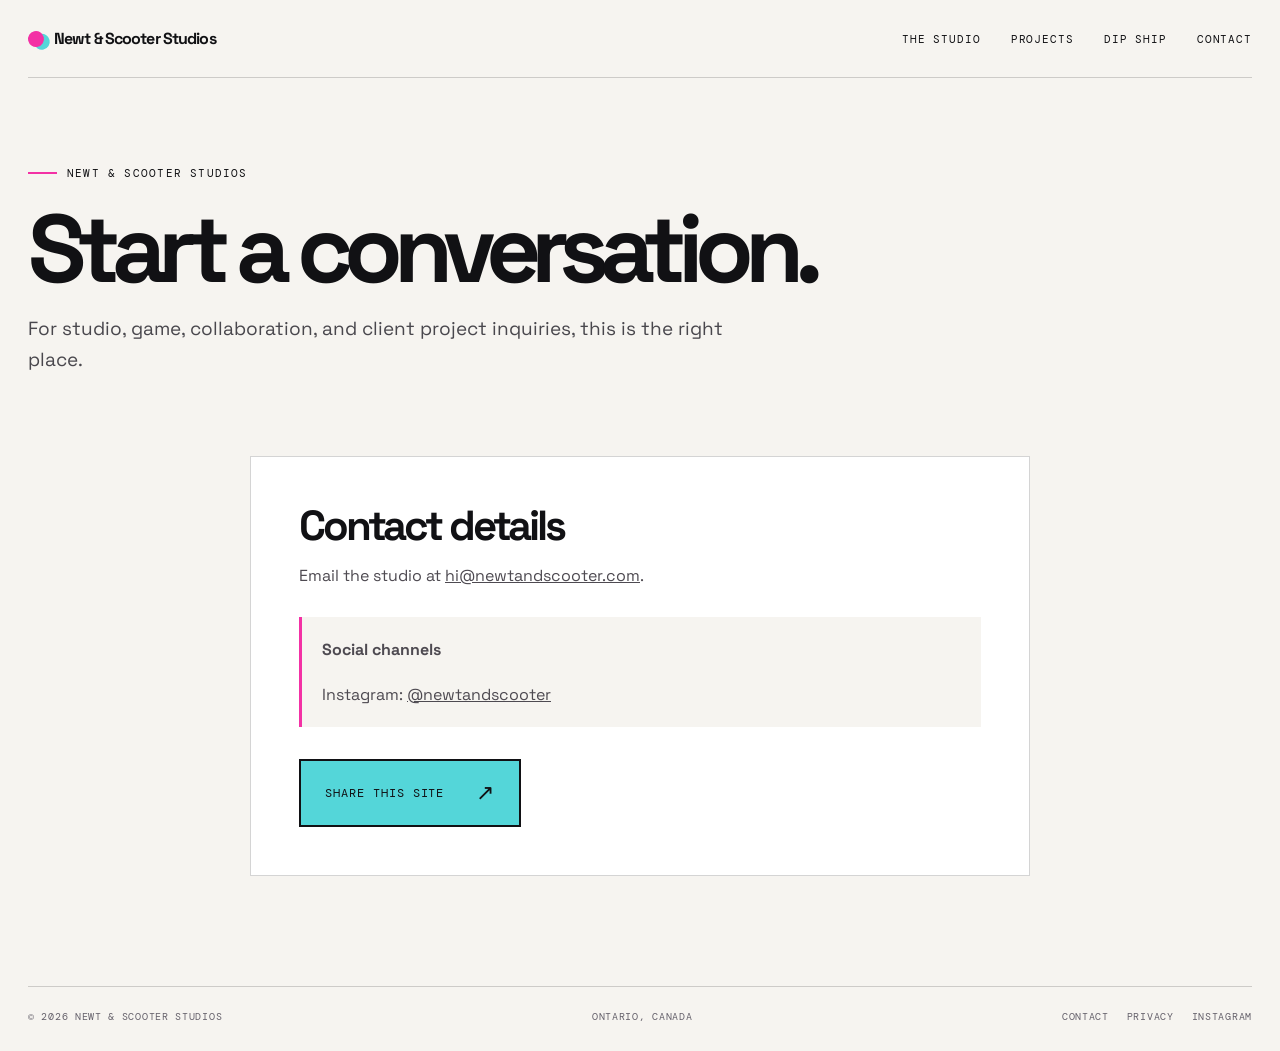
<file: contact.html>
<!doctype html>
<html lang="en">
<head>
  <meta charset="utf-8">
  <meta name="viewport" content="width=device-width, initial-scale=1">
  <meta name="theme-color" content="#f6f4f0">
  <meta name="description" content="Contact Newt &amp; Scooter Studios about games, collaborations, client work, and studio inquiries.">
  <title>Contact | Newt &amp; Scooter Studios</title>
  <link rel="canonical" href="https://newtandscooter.com/contact.html">
  <meta property="og:type" content="website">
  <meta property="og:site_name" content="Newt &amp; Scooter Studios">
  <meta property="og:title" content="Contact | Newt &amp; Scooter Studios">
  <meta property="og:description" content="Studio, game, and collaboration inquiries.">
  <meta property="og:url" content="https://newtandscooter.com/contact.html">
  <meta property="og:image" content="https://newtandscooter.com/assets/images/newt-cutout.png">
  <meta name="twitter:card" content="summary_large_image">
  <meta name="twitter:title" content="Contact | Newt &amp; Scooter Studios">
  <meta name="twitter:description" content="Studio, game, and collaboration inquiries.">
  <meta name="twitter:image" content="https://newtandscooter.com/assets/images/newt-cutout.png">
  <meta name="robots" content="index, follow">
  <link rel="preconnect" href="https://fonts.googleapis.com">
  <link rel="preconnect" href="https://fonts.gstatic.com" crossorigin>
  <link href="https://fonts.googleapis.com/css2?family=DM+Mono:wght@400;500&family=Space+Grotesk:wght@400;500;600;700&display=swap" rel="stylesheet">
  <link rel="stylesheet" href="/site.css">
</head>
<body>
  <header class="shell topbar">
    <a class="brand" href="/" aria-label="Newt and Scooter Studios home"><i class="brand-mark" aria-hidden="true"></i> Newt &amp; Scooter Studios</a>
    <nav class="nav" aria-label="Main navigation">
      <a href="/#studio">The studio</a>
      <a href="/#first-game">Projects</a>
      <a href="/#dipship">Dip Ship</a>
      <a href="/contact.html" aria-current="page">Contact</a>
    </nav>
  </header>
  <main class="shell page-main">
    <section class="page-intro" aria-labelledby="contact-title">
      <p class="eyebrow">Newt &amp; Scooter Studios</p>
      <h1 id="contact-title">Start a conversation.</h1>
      <p>For studio, game, collaboration, and client project inquiries, this is the right place.</p>
    </section>
    <section class="content-panel" aria-labelledby="contact-details-title">
      <h2 id="contact-details-title">Contact details</h2>
      <p>Email the studio at <a href="mailto:hi@newtandscooter.com">hi@newtandscooter.com</a>.</p>
      <div class="contact-note">
        <p><strong>Social channels</strong></p>
        <p>Instagram: <a href="https://www.instagram.com/newtandscooter/" target="_blank" rel="noopener">@newtandscooter</a></p>
      </div>
      <div class="contact-actions">
        <button class="share-button" type="button" data-share aria-describedby="share-status-contact">Share this site <b aria-hidden="true">↗</b></button>
        <p id="share-status-contact" class="share-status" data-share-status aria-live="polite"></p>
      </div>
    </section>
  </main>
  <footer class="shell site-footer">
    <p>© 2026 Newt &amp; Scooter Studios</p>
    <p>Ontario, Canada</p>
    <nav aria-label="Footer links"><a href="/contact.html" aria-current="page">Contact</a><a href="/privacy.html">Privacy</a><a href="https://www.instagram.com/newtandscooter/" target="_blank" rel="noopener">Instagram</a></nav>
  </footer>
  <script src="/site.js" defer></script>
</body>
</html>
</file>
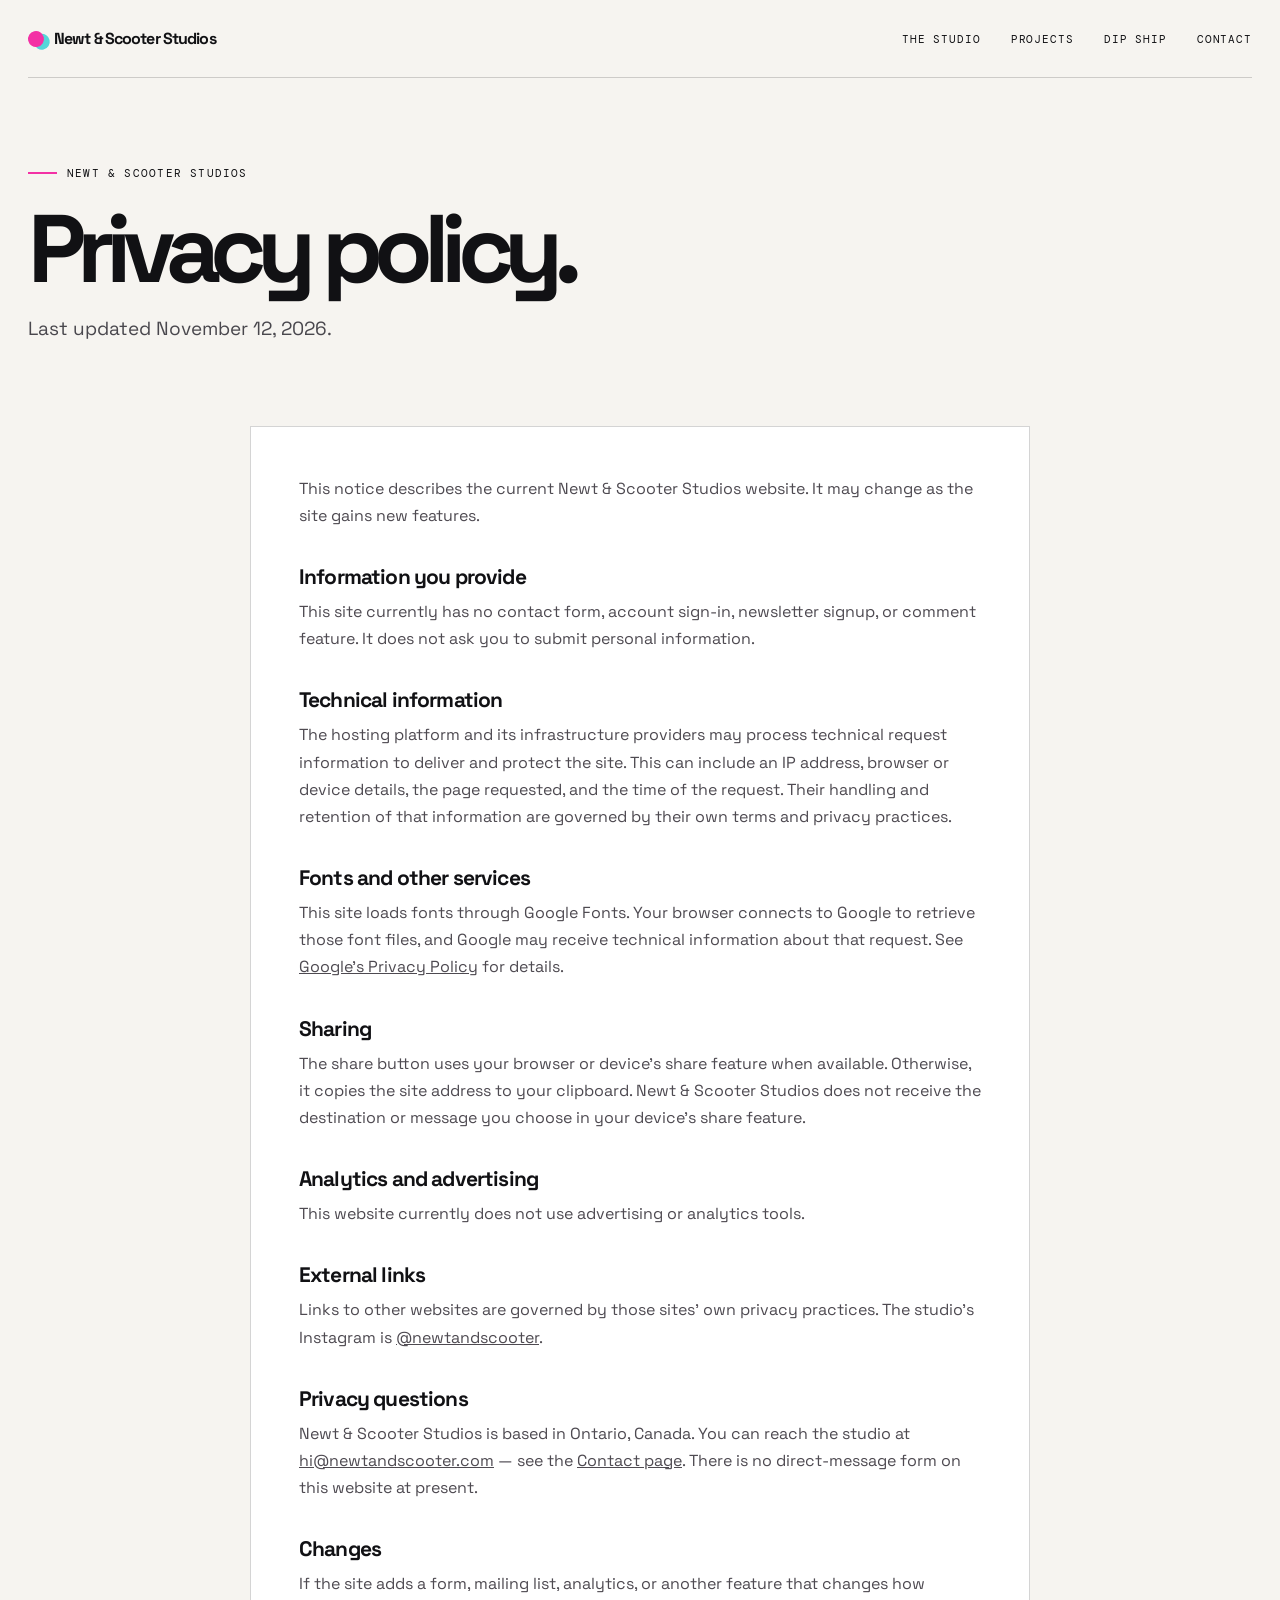
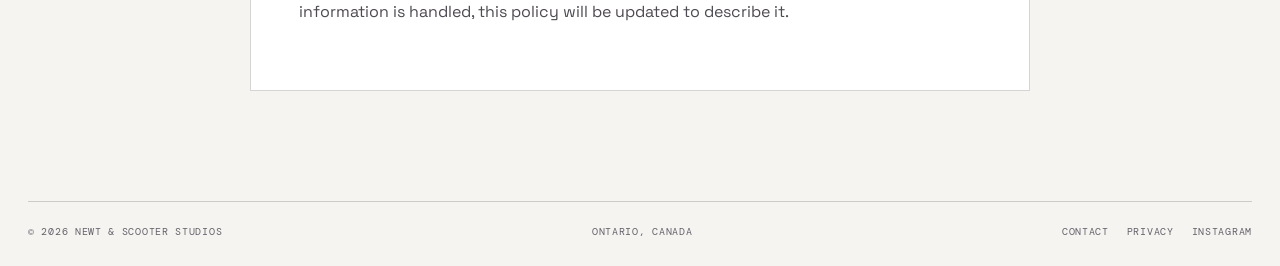
<file: privacy.html>
<!doctype html>
<html lang="en">
<head>
  <meta charset="utf-8">
  <meta name="viewport" content="width=device-width, initial-scale=1">
  <meta name="theme-color" content="#f6f4f0">
  <meta name="description" content="Privacy information for the Newt &amp; Scooter Studios website.">
  <title>Privacy Policy | Newt &amp; Scooter Studios</title>
  <link rel="canonical" href="https://newtandscooter.com/privacy.html">
  <meta property="og:type" content="website">
  <meta property="og:site_name" content="Newt &amp; Scooter Studios">
  <meta property="og:title" content="Privacy Policy | Newt &amp; Scooter Studios">
  <meta property="og:description" content="How this website handles information and external services.">
  <meta property="og:url" content="https://newtandscooter.com/privacy.html">
  <meta property="og:image" content="https://newtandscooter.com/assets/images/newt-cutout.png">
  <meta name="twitter:card" content="summary_large_image">
  <meta name="twitter:title" content="Privacy Policy | Newt &amp; Scooter Studios">
  <meta name="twitter:description" content="How this website handles information and external services.">
  <meta name="twitter:image" content="https://newtandscooter.com/assets/images/newt-cutout.png">
  <meta name="robots" content="index, follow">
  <link rel="preconnect" href="https://fonts.googleapis.com">
  <link rel="preconnect" href="https://fonts.gstatic.com" crossorigin>
  <link href="https://fonts.googleapis.com/css2?family=DM+Mono:wght@400;500&family=Space+Grotesk:wght@400;500;600;700&display=swap" rel="stylesheet">
  <link rel="stylesheet" href="/site.css">
</head>
<body>
  <header class="shell topbar">
    <a class="brand" href="/" aria-label="Newt and Scooter Studios home"><i class="brand-mark" aria-hidden="true"></i> Newt &amp; Scooter Studios</a>
    <nav class="nav" aria-label="Main navigation">
      <a href="/#studio">The studio</a>
      <a href="/#first-game">Projects</a>
      <a href="/#dipship">Dip Ship</a>
      <a href="/contact.html">Contact</a>
    </nav>
  </header>
  <main class="shell page-main">
    <section class="page-intro" aria-labelledby="privacy-title">
      <p class="eyebrow">Newt &amp; Scooter Studios</p>
      <h1 id="privacy-title">Privacy policy.</h1>
      <p>Last updated November 12, 2026.</p>
    </section>
    <article class="content-panel">
      <p>This notice describes the current Newt &amp; Scooter Studios website. It may change as the site gains new features.</p>
      <h3>Information you provide</h3>
      <p>This site currently has no contact form, account sign-in, newsletter signup, or comment feature. It does not ask you to submit personal information.</p>
      <h3>Technical information</h3>
      <p>The hosting platform and its infrastructure providers may process technical request information to deliver and protect the site. This can include an IP address, browser or device details, the page requested, and the time of the request. Their handling and retention of that information are governed by their own terms and privacy practices.</p>
      <h3>Fonts and other services</h3>
      <p>This site loads fonts through Google Fonts. Your browser connects to Google to retrieve those font files, and Google may receive technical information about that request. See <a href="https://policies.google.com/privacy" rel="noopener noreferrer">Google’s Privacy Policy</a> for details.</p>
      <h3>Sharing</h3>
      <p>The share button uses your browser or device’s share feature when available. Otherwise, it copies the site address to your clipboard. Newt &amp; Scooter Studios does not receive the destination or message you choose in your device’s share feature.</p>
      <h3>Analytics and advertising</h3>
      <p>This website currently does not use advertising or analytics tools.</p>
      <h3>External links</h3>
      <p>Links to other websites are governed by those sites' own privacy practices. The studio's Instagram is <a href="https://www.instagram.com/newtandscooter/" target="_blank" rel="noopener">@newtandscooter</a>.</p>
      <h3>Privacy questions</h3>
			<p>Newt &amp; Scooter Studios is based in Ontario, Canada. You can reach the studio at <a href="mailto:hi@newtandscooter.com">hi@newtandscooter.com</a> — see the <a href="/contact.html">Contact page</a>. There is no direct-message form on this website at present.</p>
      <h3>Changes</h3>
      <p>If the site adds a form, mailing list, analytics, or another feature that changes how information is handled, this policy will be updated to describe it.</p>
    </article>
  </main>
  <footer class="shell site-footer">
    <p>© 2026 Newt &amp; Scooter Studios</p>
    <p>Ontario, Canada</p>
    <nav aria-label="Footer links"><a href="/contact.html">Contact</a><a href="/privacy.html" aria-current="page">Privacy</a><a href="https://www.instagram.com/newtandscooter/" target="_blank" rel="noopener">Instagram</a></nav>
  </footer>
  <script src="/site.js" defer></script>
</body>
</html>
</file>
<file: site.css>
:root {
      --ink: #111114;
      --paper: #f6f4f0;
      --cyan: #54d6d9;
      --pink: #f331a5;
      --lilac: #d7c9ff;
      --line: rgba(17,17,20,.18);
      --mono: "DM Mono", "Courier New", monospace;
      --sans: "Space Grotesk", "Arial", sans-serif;
    }
    * { box-sizing: border-box; }
    html { scroll-behavior: smooth; }
    body { margin: 0; background: var(--paper); color: var(--ink); font-family: var(--sans); }
    a { color: inherit; }
    .shell { width: min(1240px, calc(100% - 56px)); margin-inline: auto; }
    .topbar { height: 78px; display: flex; align-items: center; justify-content: space-between; border-bottom: 1px solid var(--line); }
    .brand { display: inline-flex; gap: 10px; align-items: center; text-decoration: none; font-size: 16px; font-weight: 700; letter-spacing: -.055em; }
    .brand-mark { width: 16px; height: 16px; border-radius: 50%; background: var(--pink); box-shadow: 5px 4px 0 var(--cyan); transform: rotate(-13deg); }
    .nav { display: flex; gap: 30px; align-items: center; font: 11px var(--mono); text-transform: uppercase; letter-spacing: .08em; }
    .nav a { text-decoration: none; }
    .nav a:hover { text-decoration: underline; text-decoration-thickness: 2px; text-underline-offset: 5px; }
    .hero { min-height: 660px; display: grid; grid-template-columns: .92fr 1.08fr; align-items: center; gap: 48px; padding: 74px 0 88px; }
    .eyebrow, .section-label { font: 11px var(--mono); text-transform: uppercase; letter-spacing: .11em; }
    .eyebrow { display: flex; align-items: center; gap: 10px; margin: 0 0 24px; }
    .eyebrow::before { content: ""; width: 29px; height: 2px; background: var(--pink); }
    h1 { max-width: 600px; margin: 0; font-size: clamp(58px, 7.3vw, 105px); line-height: .88; letter-spacing: -.095em; font-weight: 700; }
    h1 span { display: block; }
    h1 .accent { color: var(--pink); }
    .hero-copy { max-width: 445px; margin: 28px 0 31px; font-size: 18px; line-height: 1.55; color: #49474d; }
    .button { display: inline-flex; align-items: center; gap: 22px; min-height: 52px; padding: 0 19px; background: var(--ink); color: white; text-decoration: none; font: 11px var(--mono); text-transform: uppercase; letter-spacing: .08em; transition: transform .2s, background .2s; }
    .button:hover { background: #34313a; transform: translateY(-3px); }
    .button b { font-size: 18px; font-weight: 400; }
    .hero-art { position: relative; padding: 23px; background: white; transform: rotate(1.5deg); box-shadow: 14px 17px 0 var(--cyan); }
    .hero-art img { display: block; width: 100%; height: auto; }
    .ticker { overflow: hidden; border-block: 1px solid var(--line); background: #ebe8e2; }
    .ticker-line { display: flex; align-items: center; justify-content: space-around; gap: 30px; min-width: max-content; padding: 18px 0; font: 11px var(--mono); text-transform: uppercase; letter-spacing: .1em; }
    .ticker-line span:nth-child(even) { color: #ec168b; font-size: 20px; }
    .studio { padding: 125px 0 128px; display: grid; grid-template-columns: .72fr 1.28fr; gap: 11%; align-items: start; }
    .section-label { margin: 9px 0 0; display: flex; gap: 10px; align-items: center; }
    .section-label::before { content: ""; width: 9px; height: 9px; background: var(--pink); border-radius: 50%; }
    h2 { margin: 0; font-size: clamp(40px, 5.1vw, 68px); line-height: .98; letter-spacing: -.075em; }
    .studio-copy { max-width: 690px; }
    .studio-copy p { font-size: 20px; line-height: 1.55; color: #4e4a51; margin: 25px 0 0; }
    .project { background: var(--ink); color: white; padding: 104px 0 112px; position: relative; overflow: hidden; }
    .project::after { content: "W"; position: absolute; right: -42px; bottom: -205px; color: rgba(84,214,217,.11); font-size: min(62vw, 770px); line-height: .8; font-weight: 700; letter-spacing: -.13em; pointer-events: none; }
    .project-inner { position: relative; z-index: 1; display: grid; grid-template-columns: .86fr 1.14fr; gap: 11%; align-items: start; }
    .project .section-label { color: var(--cyan); margin-bottom: 22px; }
    .project h2 { font-size: clamp(58px, 8.2vw, 112px); }
    .project h2 em { color: var(--pink); font-style: normal; }
    .status { display: inline-block; margin-top: 24px; padding: 8px 10px; border: 1px solid rgba(255,255,255,.42); font: 10px var(--mono); text-transform: uppercase; letter-spacing: .1em; }
    .project-description { max-width: 530px; padding-top: 9px; }
    .project-description p { margin: 0 0 24px; color: #d4d0d8; font-size: 19px; line-height: 1.65; }
    .project-art { margin: 36px 10px 10px 0; padding: 9px; background: #fff; transform: rotate(.7deg); box-shadow: 10px 10px 0 var(--pink); }
    .project-art img { display: block; width: 100%; height: auto; }
    .project-art figcaption { margin: 12px 3px 2px; color: #4b4651; font: 10px var(--mono); text-transform: uppercase; letter-spacing: .1em; }
    .characters { display: flex; flex-wrap: wrap; gap: 8px; margin-top: 28px; }
    .characters span { padding: 8px 11px; border: 1px solid rgba(255,255,255,.28); border-radius: 99px; font: 10px var(--mono); letter-spacing: .06em; }
    .characters span:nth-child(1) { color: var(--cyan); }
    .characters span:nth-child(2) { color: #ff789d; }
    .characters span:nth-child(3) { color: #9bdc71; }
    .characters span:nth-child(4) { color: #ff8a68; }
    .characters span:nth-child(5) { color: #ffe162; }
    .outro { padding: 110px 0 105px; display: flex; align-items: end; justify-content: space-between; gap: 40px; }
    .outro h2 { max-width: 740px; }
    .outro h2 span { color: var(--pink); }
    .outro .button { flex-shrink: 0; }
    .closing-image { width: 100%; overflow: hidden; background: transparent; }
    .closing-image img { display: block; width: min(1260px, 100%); height: auto; margin: 0 auto; }
    footer { border-top: 1px solid var(--line); padding: 23px 0 28px; display: flex; justify-content: space-between; gap: 25px; font: 10px var(--mono); text-transform: uppercase; letter-spacing: .07em; color: #65616b; }
    footer p { margin: 0; }
    .dipship { background: #e5eceb; color: var(--ink); padding: 86px 0 92px; }
    .dipship-inner { display: grid; grid-template-columns: .86fr 1.14fr; gap: 11%; align-items: start; }
    .dipship h2 { font-size: clamp(58px, 8.2vw, 112px); }
    .dipship .status { border-color: rgba(17,17,20,.55); }
    .dipship-copy { max-width: 530px; padding-top: 9px; }
    .dipship-copy p { margin: 0 0 24px; color: #25262a; font-size: 19px; line-height: 1.65; }
    .dipship-tags { display: flex; flex-wrap: wrap; gap: 8px; margin-top: 28px; }
    .dipship-tags span { padding: 8px 11px; border: 1px solid rgba(17,17,20,.45); border-radius: 99px; font: 10px var(--mono); letter-spacing: .06em; }
    .outro-actions { display: flex; flex-direction: column; align-items: flex-start; gap: 12px; }
    .share-button { display: inline-flex; align-items: center; justify-content: space-between; gap: 32px; min-height: 68px; padding: 0 24px; border: 2px solid var(--ink); background: var(--cyan); color: var(--ink); font: 12px var(--mono); text-transform: uppercase; letter-spacing: .08em; cursor: pointer; transition: transform .2s, background .2s; }
    .share-button:hover { background: #42bfca; transform: translateY(-3px); }
    .share-button b { font-size: 22px; font-weight: 400; }
    .share-status { min-height: 1.3em; margin: 0; color: #55515a; font: 11px var(--mono); }
    .page-main { min-height: 64vh; }
    .page-intro { padding: 88px 0 62px; }
    .page-intro h1 { max-width: 850px; font-size: clamp(52px, 8vw, 96px); line-height: .95; }
    .page-intro p:not(.eyebrow) { max-width: 700px; color: #49474d; font-size: 19px; line-height: 1.6; }
    .content-panel { max-width: 780px; margin: 0 auto 110px; padding: clamp(24px, 5vw, 48px); background: #fff; border: 1px solid var(--line); }
    .content-panel h2 { margin: 0 0 16px; font-size: clamp(28px, 4vw, 42px); }
    .content-panel h3 { margin: 34px 0 8px; font-size: 21px; letter-spacing: -.04em; }
    .content-panel p, .content-panel li { color: #4e4a51; font-size: 16px; line-height: 1.7; }
    .content-panel p { margin: 0 0 17px; }
    .content-panel ul { padding-left: 20px; }
    .contact-note { margin-top: 28px; padding: 19px 20px; border-left: 3px solid var(--pink); background: #f6f4f0; }
    .contact-note p:last-child { margin-bottom: 0; }
    .contact-actions { margin-top: 32px; display: flex; flex-wrap: wrap; gap: 14px; align-items: center; }
    .site-footer nav { display: flex; gap: 18px; }
    .site-footer a { text-decoration: none; }
    .site-footer a:hover { text-decoration: underline; text-underline-offset: 4px; }
    .site-footer .social-note { color: #65616b; }
    .visually-hidden { position: absolute; width: 1px; height: 1px; padding: 0; margin: -1px; overflow: hidden; clip: rect(0,0,0,0); white-space: nowrap; border: 0; }
    @media (max-width: 780px) {
      .shell { width: min(100% - 36px, 580px); }
      .topbar { height: 67px; }
      .nav { gap: 15px; font-size: 9px; }
      .nav a:first-child { display: none; }
      .hero { min-height: auto; grid-template-columns: 1fr; gap: 46px; padding: 76px 0 79px; }
      h1 { font-size: clamp(64px, 17vw, 100px); }
      .hero-copy { font-size: 16px; }
      .hero-art { margin: 0 8px 10px; padding: 13px; box-shadow: 9px 11px 0 var(--cyan); }
      .ticker-line { justify-content: flex-start; gap: 23px; padding: 15px 0; }
      .studio { grid-template-columns: 1fr; gap: 24px; padding: 81px 0 86px; }
      .studio-copy p { font-size: 17px; }
      .project { padding: 79px 0 85px; }
      .project-inner { grid-template-columns: 1fr; gap: 40px; }
      .project-description p { font-size: 17px; }
      .dipship { padding: 78px 0 85px; }
      .dipship-inner { grid-template-columns: 1fr; gap: 38px; }
      .dipship-copy p { font-size: 17px; }
      .page-intro { padding: 66px 0 45px; }
      .page-intro p:not(.eyebrow) { font-size: 17px; }
      .content-panel { margin-bottom: 76px; }
      .project::after { font-size: 100vw; right: -90px; bottom: -60px; }
      .outro { padding: 82px 0 75px; align-items: flex-start; flex-direction: column; gap: 30px; }
      .outro-actions { width: 100%; }
      .share-button { width: 100%; }
      footer { flex-direction: column; gap: 10px; }
      .site-footer nav { gap: 15px; }
    }
    @media (prefers-reduced-motion: reduce) { html { scroll-behavior: auto; } *, *::before, *::after { transition-duration: .01ms !important; } }
</file>
